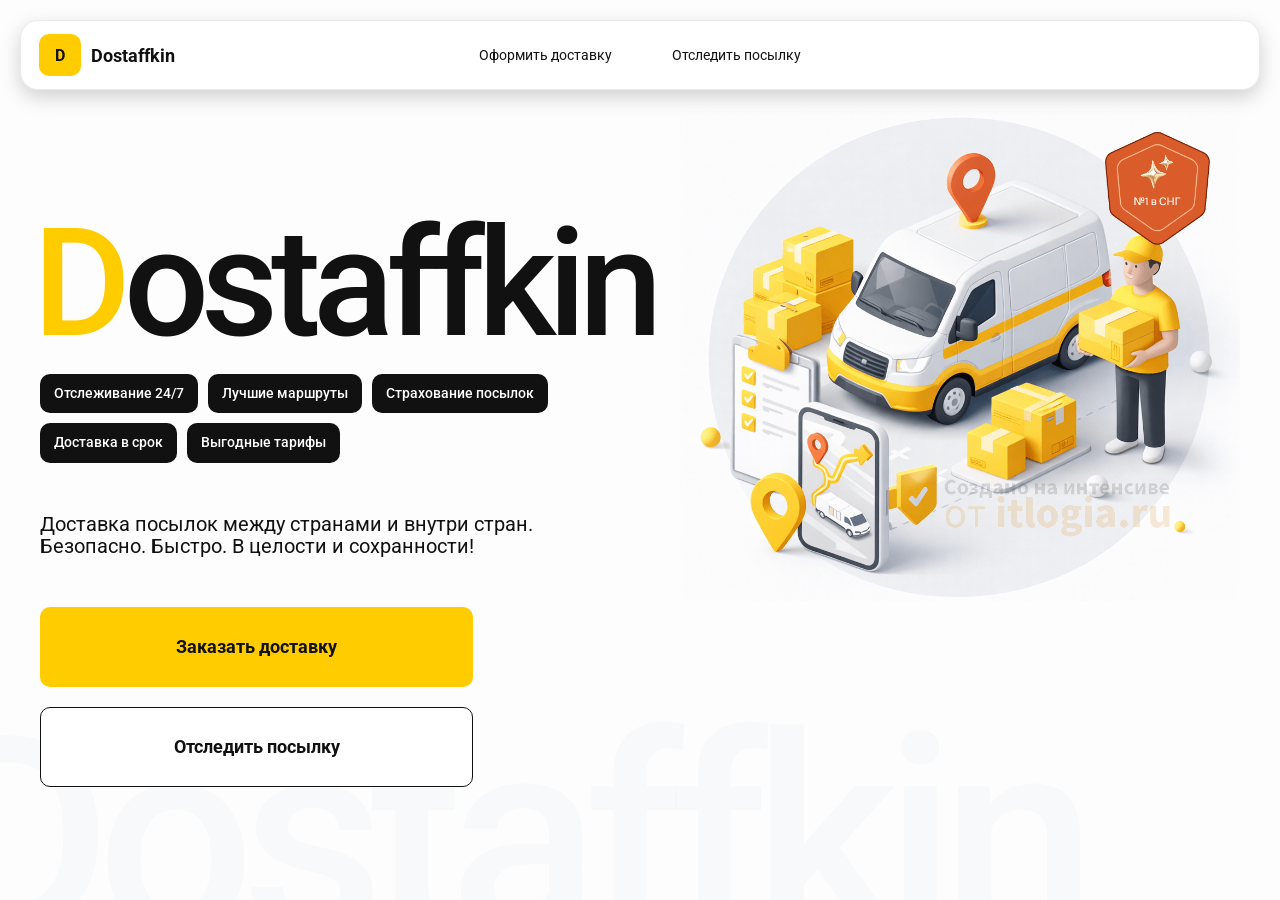
<file: index.html>
<!doctype html>
<html lang="ru">
  <head>
    <meta charset="utf-8" />
    <meta
      name="viewport"
      content="width=device-width,initial-scale=1,maximum-scale=1,user-scalable=0"
    />

    <title>
      Dostaffkin — Доставка посылок между странами и внутри стран. Безопасно.
      Быстро. В целости и сохранности!
    </title>

    <link href="styles/base.css" rel="stylesheet" />
    <link href="styles/base_adaptive.css" rel="stylesheet" />
    <link href="styles/index.css" rel="stylesheet" />
    <link href="styles/index_adaptive.css" rel="stylesheet" />
  </head>

  <body>
    <div class="container">
      <header class="header">
        <a class="header-brand" href="#">
          <div class="header-logo">D</div>
          <div class="header-title">Dostaffkin</div>
        </a>
        <nav class="header-menu">
          <a class="header-link" href="./order.html"
            >Оформить <span>доставку</span></a
          >
          <a class="header-link" href="./track.html"
            >Отследить <span>посылку</span></a
          >
        </nav>
      </header>
      <main class="main">
        <section class="main-info">
          <div class="main-title"><span>D</span>ostaffkin</div>
          <div class="main-features">
            <div class="main-feature">Отслеживание 24/7</div>
            <div class="main-feature">Лучшие маршруты</div>
            <div class="main-feature">Страхование посылок</div>
            <div class="main-feature">Доставка в срок</div>
            <div class="main-feature">Выгодные тарифы</div>
          </div>
          <div class="main-description">
            Доставка посылок между странами и внутри стран. Безопасно. Быстро. В
            целости и сохранности!
          </div>
          <div class="main-actions">
            <a class="button" type="button" href="./order.html"
              >Заказать доставку</a
            >
            <a class="button button-white" type="button" href="./track.html"
              >Отследить посылку</a
            >
          </div>
        </section>
        <div class="main-title-ghost">Dostaffkin</div>
        <section class="main-image">
          <img src="images/main-image.png" alt="Main image" />
        </section>
      </main>
    </div>
  </body>
</html>
</file>
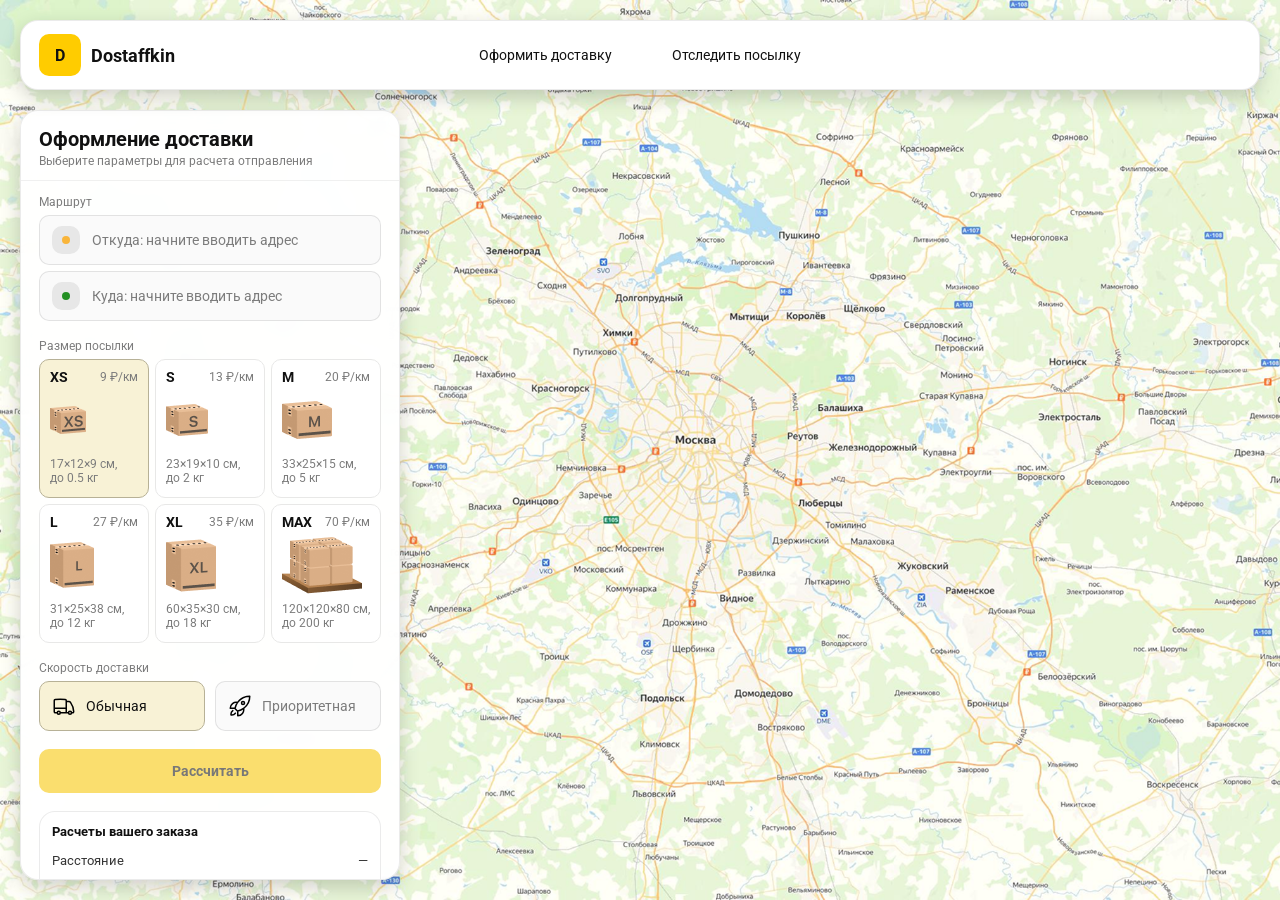
<file: order.html>
<!doctype html>
<html lang="ru">
  <head>
    <meta charset="utf-8" />
    <meta
      name="viewport"
      content="width=device-width,initial-scale=1,maximum-scale=1,user-scalable=0"
    />
    <title>Оформление доставки</title>

    <link rel="stylesheet" href="./styles/base.css" />
    <link rel="stylesheet" href="styles/base_adaptive.css" />

    <link rel="stylesheet" href="styles/order.css" />
    <link rel="stylesheet" href="styles/order_adaptive.css" />
  </head>
  <body>
    <div id="map"></div>
    <header class="header">
      <a class="header-brand" href="./index.html">
        <div class="header-logo">D</div>
        <div class="header-title">Dostaffkin</div>
      </a>
      <nav class="header-menu">
        <a class="header-link" href="#">Оформить <span>доставку</span></a>
        <a class="header-link" href="./track.html"
          >Отследить <span>посылку</span></a
        >
      </nav>
    </header>
    <aside class="main" id="sidebar">
      <div class="main-header">
        <div class="main-title">Оформление доставки</div>
        <div class="main-text">Выберите параметры для расчета отправления</div>
      </div>
      <div class="main-content">
        <div class="main-route">
          <div class="main-block-title">Маршрут</div>
          <div class="main-fields">
            <div class="main-field" id="fromField">
              <div class="main-pin"></div>
              <input
                id="from"
                placeholder="Откуда: начните вводить адрес"
                autocomplete="off"
              />
              <div
                class="main-ac"
                id="fromAc"
                role="listbox"
                aria-label="Подсказки адресов"
              ></div>
            </div>

            <div class="main-field" id="toField">
              <div class="main-pin"></div>
              <input
                id="to"
                placeholder="Куда: начните вводить адрес"
                autocomplete="off"
              />
              <div
                class="main-ac"
                id="toAc"
                role="listbox"
                aria-label="Подсказки адресов"
              ></div>
            </div>
          </div>
        </div>
        <div class="main-package">
          <div class="main-block-title">Размер посылки</div>

          <div class="main-sizes">
            <div class="main-size-card is-active" data-value="xs">
              <div class="main-size-top">
                <div class="main-size-label">XS</div>
                <div class="main-size-rate">9 ₽/км</div>
              </div>
              <div class="main-size-media">
                <img src="images/sizes/xs.png" alt="Короб XS" />
              </div>
              <div class="main-size-description">
                17×12×9 см,<br />до 0.5 кг
              </div>
            </div>

            <div class="main-size-card" data-value="s">
              <div class="main-size-top">
                <div class="main-size-label">S</div>
                <div class="main-size-rate">13 ₽/км</div>
              </div>
              <div class="main-size-media">
                <img src="images/sizes/s.png" alt="Короб S" />
              </div>
              <div class="main-size-description">23×19×10 см,<br />до 2 кг</div>
            </div>

            <div class="main-size-card" data-value="m">
              <div class="main-size-top">
                <div class="main-size-label">M</div>
                <div class="main-size-rate">20 ₽/км</div>
              </div>
              <div class="main-size-media">
                <img src="images/sizes/m.png" alt="Короб M" />
              </div>
              <div class="main-size-description">33×25×15 см,<br />до 5 кг</div>
            </div>

            <div class="main-size-card" data-value="l">
              <div class="main-size-top">
                <div class="main-size-label">L</div>
                <div class="main-size-rate">27 ₽/км</div>
              </div>
              <div class="main-size-media">
                <img src="images/sizes/l.png" alt="Короб L" />
              </div>
              <div class="main-size-description">
                31×25×38 см,<br />до 12 кг
              </div>
            </div>

            <div class="main-size-card" data-value="xl">
              <div class="main-size-top">
                <div class="main-size-label">XL</div>
                <div class="main-size-rate">35 ₽/км</div>
              </div>
              <div class="main-size-media">
                <img src="images/sizes/xl.png" alt="Короб XL" />
              </div>
              <div class="main-size-description">
                60×35×30 см,<br />до 18 кг
              </div>
            </div>

            <div class="main-size-card" data-value="max">
              <div class="main-size-top">
                <div class="main-size-label">MAX</div>
                <div class="main-size-rate">70 ₽/км</div>
              </div>
              <div class="main-size-media main-size-media-palleta">
                <img src="images/sizes/max.png" alt="Паллета" />
              </div>
              <div class="main-size-description">
                120×120×80 см,<br />до 200 кг
              </div>
            </div>
          </div>
        </div>

        <div class="main-block-info-row">
          <div class="main-block-title speed-title">Скорость доставки</div>
          <div class="order-fields choose-delivery-speed">
            <button
              class="main-field delivery-speed-option btn is-active"
              type="button"
              data-delivery-speed="regular"
              aria-pressed="true"
            >
              <img
                class="delivery-speed-icon"
                src="./images/icons/regular.svg"
                alt=""
                aria-hidden="true"
              />
              <span>Обычная</span>
            </button>
            <button
              class="main-field delivery-speed-option btn"
              type="button"
              data-delivery-speed="priority"
              aria-pressed="false"
            >
              <img
                class="delivery-speed-icon"
                src="./images/icons/fast.svg"
                alt=""
                aria-hidden="true"
              />
              <span>Приоритетная</span>
            </button>
          </div>
        </div>
        <div class="main-calculate-block">
          <button
            id="calc"
            class="button calculate-button"
            type="button"
            disabled
          >
            Рассчитать
          </button>
        </div>
        <div class="main-result" id="result">
          <div class="main-result-title">Расчеты вашего заказа</div>
          <div class="main-result-lines">
            <div class="main-result-line">
              <span>Расстояние</span><span id="distanceValue">—</span>
            </div>
            <div class="main-result-line">
              <span>Доставим через</span><span id="durationValue">—</span>
            </div>
            <div class="main-result-line">
              <span>Тариф</span><span id="rateValue">—</span>
            </div>
          </div>
          <div class="main-price">
            <div class="main-price-label">Итого</div>
            <div class="main-price-value" id="totalValue">—</div>
          </div>
        </div>
        <div class="main-order-box">
          <div class="main-order-form" id="orderForm">
            <div class="main-order-title">Оформление доставки</div>
            <div class="main-block-info-row">
              <div class="main-block-title">Контакты</div>
              <div class="order-fields">
                <div class="main-field">
                  <input
                    id="customerName"
                    placeholder="Ваше имя"
                    autocomplete="off"
                  />
                </div>
                <div class="main-field">
                  <input
                    id="customerPhone"
                    placeholder="Ваш телефон"
                    autocomplete="off"
                    inputmode="tel"
                  />
                </div>
              </div>
            </div>
            <div class="main-block-info-row extra-info">
              <div class="main-block-title">Дополнительная информация</div>
              <div class="main-field textarea">
                <textarea
                  id="comment"
                  placeholder="Детали доставки и комментарии"
                ></textarea>
              </div>
            </div>
            <button
              id="submit"
              class="button main-submit-request"
              type="button"
              disabled
            >
              Отправить заявку
            </button>
          </div>

          <div class="main-order-success" id="orderSuccess">
            <div class="main-success-icon">✓</div>
            <div class="main-success-title">Заявка отправлена!</div>
            <div class="main-success-title">
              Номер отправления – <span id="orderId"></span>
            </div>
            <div class="main-success-subtitle">Мы скоро свяжемся с вами</div>
          </div>
        </div>
      </div>
    </aside>
    <script>
      const deliverySpeedOptions = document.querySelectorAll(
        ".delivery-speed-option",
      );
      const deliverySpeedInput = document.querySelector("#deliverySpeed");

      deliverySpeedOptions.forEach((option) => {
        option.addEventListener("click", () => {
          deliverySpeedOptions.forEach((item) => {
            const isSelected = item === option;
            item.classList.toggle("is-active", isSelected);
            item.setAttribute("aria-pressed", String(isSelected));
          });
          deliverySpeedInput.value = option.dataset.deliverySpeed;
        });
      });
    </script>
  </body>
</html>
</file>
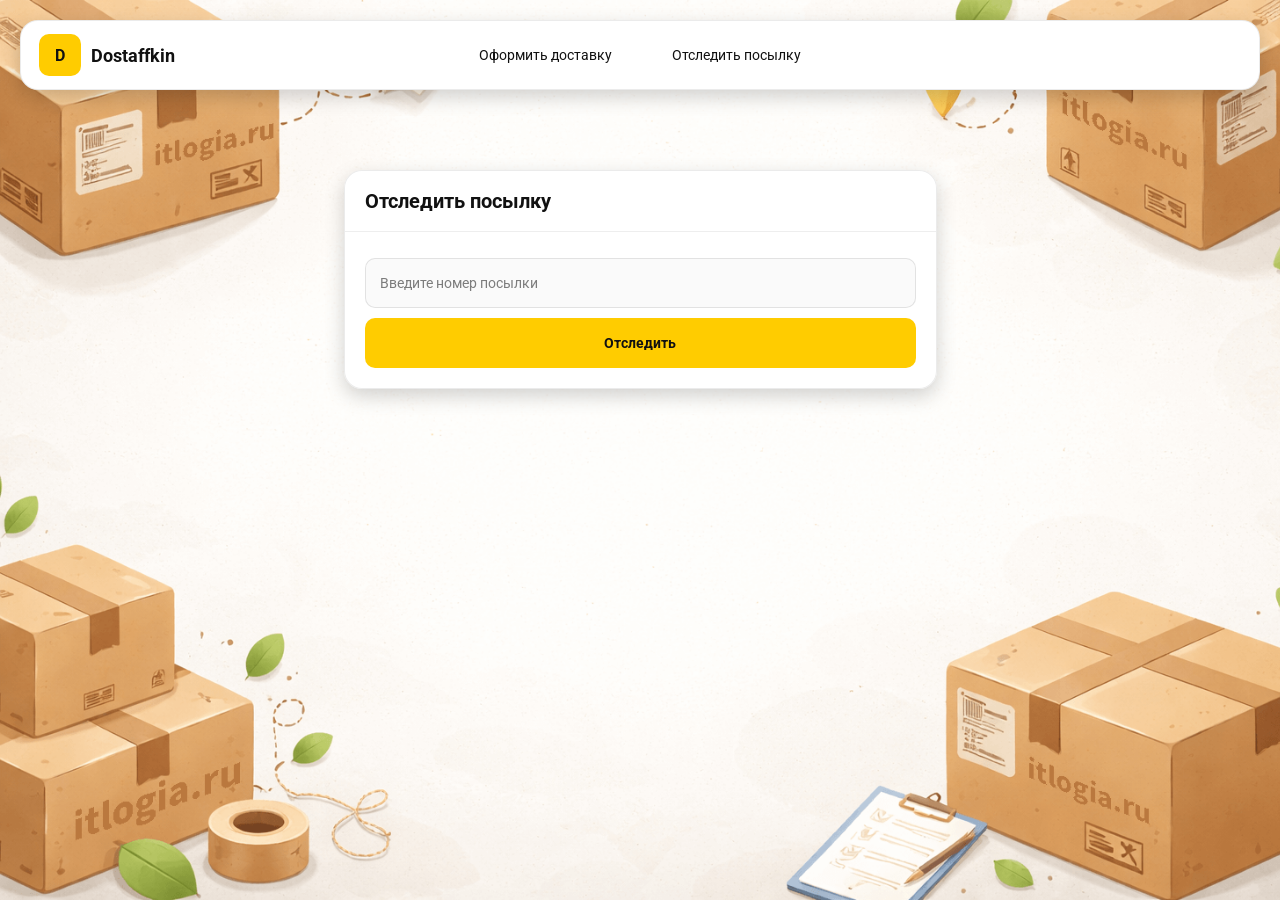
<file: track.html>
<!doctype html>
<html lang="ru">
  <head>
    <meta charset="utf-8" />
    <meta
      name="viewport"
      content="width=device-width,initial-scale=1,maximum-scale=1,user-scalable=0"
    />
    <title>Отследить посылку</title>
    <link rel="stylesheet" href="styles/base.css" />
    <link rel="stylesheet" href="styles/base_adaptive.css" />

    <link rel="stylesheet" href="styles/track.css" />
    <link rel="stylesheet" href="styles/track_adaptive.css" />
  </head>
  <body>
    <div class="container">
      <header class="header">
        <a class="header-brand" href="./index.html">
          <div class="header-logo">D</div>
          <div class="header-title">Dostaffkin</div>
        </a>
        <nav class="header-menu">
          <a class="header-link" href="./order.html"
            >Оформить <span>доставку</span></a
          >
          <a class="header-link" href="#">Отследить <span>посылку</span></a>
        </nav>
      </header>
      <main class="track-content">
        <section class="track-card track-search">
          <div class="track-title">Отследить посылку</div>
          <div class="track-action">
            <div class="main-field track-field">
              <input
                id="trackNumber"
                placeholder="Введите номер посылки"
                autocomplete="off"
              />
            </div>
            <button id="trackButton" class="button track-button" type="button">
              Отследить
            </button>
          </div>
        </section>
        <section class="track-card track-result" id="trackResult">
          <div class="track-result-header">
            <div class="track-id" id="trackIdValue"></div>
            <div class="track-routes">
              <div class="track-route">
                <div class="track-route-pin">
                  <svg
                    xmlns="http://www.w3.org/2000/svg"
                    fill="none"
                    viewBox="0 0 24 24"
                    stroke-width="1.5"
                    stroke="orange"
                    class="size-6"
                  >
                    <path
                      stroke-linecap="round"
                      stroke-linejoin="round"
                      d="M15 10.5a3 3 0 1 1-6 0 3 3 0 0 1 6 0Z"
                    />
                    <path
                      stroke-linecap="round"
                      stroke-linejoin="round"
                      d="M19.5 10.5c0 7.142-7.5 11.25-7.5 11.25S4.5 17.642 4.5 10.5a7.5 7.5 0 1 1 15 0Z"
                    />
                  </svg>
                </div>
                <div class="track-route-address" id="trackFromValue">
                  Откуда: Москва, улица Арбат, 1
                </div>
              </div>
              <div class="track-route track-route-arrow">
                <svg
                  xmlns="http://www.w3.org/2000/svg"
                  fill="none"
                  viewBox="0 0 24 24"
                  stroke-width="1.5"
                  stroke="currentColor"
                  class="size-6"
                >
                  <path
                    stroke-linecap="round"
                    stroke-linejoin="round"
                    d="M19.5 13.5 12 21m0 0-7.5-7.5M12 21V3"
                  />
                </svg>
              </div>
              <div class="track-route">
                <div class="track-route-pin">
                  <svg
                    xmlns="http://www.w3.org/2000/svg"
                    fill="none"
                    viewBox="0 0 24 24"
                    stroke-width="1.5"
                    stroke="green"
                    class="size-6"
                  >
                    <path
                      stroke-linecap="round"
                      stroke-linejoin="round"
                      d="M15 10.5a3 3 0 1 1-6 0 3 3 0 0 1 6 0Z"
                    />
                    <path
                      stroke-linecap="round"
                      stroke-linejoin="round"
                      d="M19.5 10.5c0 7.142-7.5 11.25-7.5 11.25S4.5 17.642 4.5 10.5a7.5 7.5 0 1 1 15 0Z"
                    />
                  </svg>
                </div>
                <div class="track-route-address" id="trackToValue">
                  Куда: Минск, проспект Независимости, 58
                </div>
              </div>
            </div>
          </div>
          <div class="track-info">
            <div class="track-status-title">Статус данной посылки:</div>
            <div class="track-status-list" id="trackStatusList">
              <div class="track-status created">
                <img
                  src="images/icons/created.svg"
                  class="track-status-icon"
                  alt="Created"
                />
                <div class="track-status-text">
                  <div class="track-status-text-state">Создан</div>
                  <div class="track-status-text-date">10.01.2026</div>
                </div>
              </div>

              <div class="track-status in-way">
                <img
                  src="images/icons/in-way.svg"
                  class="track-status-icon"
                  alt="In way"
                />
                <div class="track-status-text">
                  <div class="track-status-text-state">В пути: Москва</div>
                  <div class="track-status-text-date">18.01.2026</div>
                </div>
              </div>

              <div class="track-status ready">
                <img
                  src="images/icons/ready.svg"
                  class="track-status-icon"
                  alt="Ready"
                />
                <div class="track-status-text">
                  <div class="track-status-text-state">Готов к выдаче</div>
                  <div class="track-status-text-date">25.01.2026</div>
                </div>
              </div>

              <div class="track-status done">
                <img
                  src="images/icons/done.svg"
                  class="track-status-icon"
                  alt="Done"
                />
                <div class="track-status-text">
                  <div class="track-status-text-state">Вручен</div>
                  <div class="track-status-text-date">27.01.2026</div>
                </div>
              </div>
            </div>
          </div>
        </section>
      </main>
    </div>
  </body>
</html>
</file>
<file: styles/base.css>
*,
*::before,
*::after {
  box-sizing: border-box;
}
@font-face {
  font-family: "Roboto";
  src: url("../fonts/Roboto-Regular.ttf");
  font-weight: normal;
}

@font-face {
  font-family: "Roboto";
  src: url("../fonts/Roboto-Bold.ttf");
  font-weight: bold;
}

@font-face {
  font-family: "Roboto";
  src: url("../fonts/Roboto-Medium.ttf");
  font-weight: 500;
}
html,
body {
  margin: 0;
  color: #111111;
  font-family: "Roboto", sans-serif;
}

body {
  background: #fdfdfd;
}
.header {
  border-radius: 18px;
  box-shadow: 0 7px 20px 0 #0000002e;
  backdrop-filter: blur(10px);
  background: #ffffff;
  left: 20px;
  border: 1px solid rgba(0, 0, 0, 0.08);
  position: fixed;
  right: 20px;
  top: 20px;
  padding: 14px 18px;
  height: 70px;
  display: flex;
  align-items: center;
  z-index: 6;
}
.header-brand {
  display: flex;
  align-items: center;
  text-decoration: none;
  gap: 10px;
}

.header-logo {
  width: 42px;
  height: 42px;
  border-radius: 10px;
  background: #ffcc00;
  display: grid;
  place-items: center;
  font-weight: bold;
  color: #111;
}

.header-title {
  font-size: 18px;
  font-weight: bold;
  color: #111111;
  text-decoration: none;
}
.header-menu {
  display: flex;
  align-items: center;
  gap: 60px;
  margin: 0;
  position: absolute;
  left: 50%;
  transform: translateX(-50%);
}

.header-link {
  font-size: 14px;
  color: #111111;
  text-decoration: none;
}
.button {
  border: 0;
  outline: none;
  height: 44px;
  border-radius: 10px;
  font-size: 14px;
  font-weight: bold;
  cursor: pointer;
  font-family: inherit;
  transition:
    transform 0.08s ease,
    opacity 0.12s ease;
  background: #ffcc00;
  color: #111111;
  text-align: center;
  text-decoration: none;
}

.button:hover {
  background-color: #e5bc19;
}

.button:disabled {
  cursor: not-allowed;
  background-color: #fade6e;
  color: #787878;
  transform: none;
}

.button.button-white {
  background: #ffffff;
  border: 1px solid #111111;
}

.button.button-white:hover {
  background: rgb(241 241 241);
}

.main-field {
  display: flex;
  align-items: center;
  gap: 10px;
  height: 50px;
  margin-top: 6px;
  padding: 10px 12px;
  position: relative;
  box-sizing: border-box;
  border: 1px solid #1111111a;
  border-radius: 10px;
  background: #fafafa;
}

.main-field input {
  width: 100%;
  border: 0;
  outline: none;
  background: transparent;
  color: #111111;
  font: inherit;
  font-size: 14px;
}

.main-field input::placeholder {
  color: #7c7c7c;
}

.main-field:focus-within {
  border-color: rgba(0, 0, 0, 0.2);
  box-shadow: 0 0 0 4px rgba(255, 204, 0, 0.35);
  background: rgba(255, 255, 255, 0.75);
}
</file>
<file: styles/base_adaptive.css>
@media (max-width: 767px) {
  .header {
    left: 10px;
    right: 10px;
    top: 10px;
  }

  .header-link span {
    display: none;
  }

  .header-menu {
    gap: 20px;
    justify-content: flex-start;
    margin: 0 0 0 30px;
    position: static;
    transform: none;
  }
}

@media (max-width: 420px) {
  .header-title {
    display: none;
  }
}

@media (max-width: 374px) {
  .header-menu {
    gap: 10px;
    margin: 0 0 0 10px;
  }
}
</file>
<file: styles/index.css>
.container {
  overflow: hidden;
  min-height: 100vh;
}
.main {
  padding: 111px 40px 40px;
  position: relative;
  display: flex;
}
.main-info {
  max-width: 840px;
  width: 100%;
  position: relative;
}
.main-title {
  margin-top: 98px;
  font-weight: 500;
  font-size: 200px;
  line-height: 1;
  letter-spacing: -0.05em;
  color: #111111;
  left: -15px;
  position: relative;
}
.main-features {
  margin-top: 15px;
  display: flex;
  flex-wrap: wrap;
  gap: 10px;
}

.main-feature {
  background: #111111;
  color: #ffffff;
  padding: 12px 14px;
  font-weight: 500;
  font-size: 14px;
  line-height: 1.1;
  border-radius: 10px;
}
.main-title span {
  color: #ffcc00;
}
.main-description {
  margin-top: 50px;
  max-width: 500px;
  font-size: 20px;
  line-height: 1.1;
  color: #111111;
}
.main-actions {
  margin-top: 50px;
  display: flex;
  flex-direction: column;
  gap: 20px;
}

.main-actions .button {
  height: 80px;
  width: 433px;
  font-size: 18px;
  font-weight: bold;
  place-items: center;
  display: grid;
}
.main-title-ghost {
  position: absolute;
  z-index: -1;
  left: -70px;
  bottom: -150px;
  font-weight: 500;
  font-size: 278px;
  line-height: 1;
  letter-spacing: -0.05em;
  color: #ecedf04d;
}
.main-image {
  width: 1024px;
  top: 100px;
  z-index: -2;
}

.main-image img {
  width: 100%;
  max-width: 1024px;
  height: auto;
  display: block;
}
</file>
<file: styles/index_adaptive.css>
@media (max-width: 1760px) {
  .main-title {
    font-size: 150px;
    left: -7px;
  }

  .main-info {
    max-width: 640px;
  }
}
@media (max-width: 1200px) {
  .main-info {
    max-width: 540px;
  }

  .main {
    padding: 111px 20px 20px;
  }

  .main-title {
    font-size: 120px;
    left: -4px;
  }

  .main-title-ghost {
    font-size: 220px;
  }
}
@media (max-width: 1024px) {
  .main-title {
    margin-top: 30px;
  }

  .main {
    flex-direction: column-reverse;
  }

  .main-image {
    max-width: 350px;
    position: absolute;
    left: 370px;
    top: 370px;
  }

  .main-info {
    max-width: 100%;
  }

  .main-actions {
    gap: 10px;
  }

  .main-actions .button {
    height: 50px;
    font-size: 14px;
    width: auto;
    max-width: 300px;
  }

  .main-description {
    max-width: 350px;
  }
}
@media (max-width: 570px) {
  .main-title {
    font-size: 88px;
  }

  .main-description {
    max-width: 100%;
  }

  .main-actions {
    width: 100%;
  }

  .main-actions .button {
    width: 100%;
    max-width: 100%;
  }

  .main-image {
    max-width: 650px;
    position: absolute;
    left: 170px;
    top: 70px;
    opacity: 0.2;
  }
}
@media (max-width: 400px) {
  .main-title {
    font-size: 70px;
  }
}
</file>
<file: styles/order.css>
#map {
  background-image: url("../images/order-bg.png");
  background-size: cover;
  position: fixed;
  inset: 0;
}
.main {
  border-radius: 18px;
  box-shadow: 0 7px 20px 0 #0000002e;
  backdrop-filter: blur(10px);
  background: rgba(255, 255, 255, 0.96);
  left: 20px;
  border: 1px solid rgba(0, 0, 0, 0.08);
  position: fixed;
  top: 110px;
  bottom: 20px;
  width: 380px;
  display: flex;
  flex-direction: column;
  overflow: hidden;
  z-index: 5;
}
.main-header {
  padding: 18px 18px 12px 18px;
  border-bottom: 1px solid rgba(0, 0, 0, 0.06);
  display: flex;
  flex-direction: column;
}

.main-title {
  font-size: 20px;
  line-height: 100%;
  font-weight: bold;
}

.main-text {
  font-size: 12px;
  margin-top: 5px;
  color: #7c7c7c;
}
.main-content {
  padding: 14px 18px 18px 18px;
  overflow: auto;
  scrollbar-width: none;
  display: flex;
  flex-direction: column;
  gap: 18px;
  flex: 1;
}
.main-block-title {
  font-size: 12px;
  color: #7c7c7c;
}

.main-route .main-block-title,
.main-package .main-block-title {
  margin-bottom: 6px;
}
.main-field.textarea {
  height: auto;
}

.delivery-speed-icon {
  width: 24px;
  height: 24px;
  flex: 0 0 auto;
}

.delivery-speed-option {
  width: 100%;
  margin: 6px 0 0;
  color: #7c7c7c;
  font: inherit;
  font-size: 14px;
  text-align: left;
  cursor: pointer;
}

.delivery-speed-option.is-active {
  border-color: rgba(0, 0, 0, 0.2);
  background: rgba(255, 255, 255, 0.75);
  box-shadow: 0 0 0 4px rgba(255, 204, 0, 0.35);
  color: #111111;
}

.delivery-speed-option:focus-visible {
  border-color: rgba(0, 0, 0, 0.2);
  box-shadow: 0 0 0 4px rgba(255, 204, 0, 0.35);
}

.main-pin {
  width: 28px;
  height: 28px;
  border-radius: 10px;
  background: rgba(17, 17, 17, 0.08);
  display: grid;
  place-items: center;
  flex: 0 0 auto;
  position: relative;
}

.main-pin::before {
  content: "";
  width: 8px;
  height: 8px;
  border-radius: 999px;
  background: orange;
  opacity: 0.75;
  display: block;
}

.main-field:last-child .main-pin::before {
  background: green;
  opacity: 0.85;
}

textarea {
  width: 100%;
  border: 0;
  outline: none;
  background: transparent;
  color: #111111;
  font: inherit;
  font-size: 14px;
  resize: vertical;
  min-height: 72px;
  padding: 2px 0;
}

.main-field input::placeholder,
textarea::placeholder {
  color: #7c7c7c;
}
.main-sizes {
  display: grid;
  gap: 6px;
  grid-template-columns: repeat(3, 1fr);
}

.main-size-card {
  border: 1px solid #e8e8e7;
  background: #ffffff;
  border-radius: 10px;
  padding: 10px;
  cursor: pointer;
  user-select: none;
  transition:
    transform 0.08s ease,
    border-color 0.12s ease,
    background 0.12s ease;
  min-height: 139px;
}

.main-size-card:hover {
  transform: translateY(-1px);
}

.main-size-card.is-active,
.btn.is-active {
  background-color: #f8f2d6;
  border-color: #b7b196;
}
.btn.is-active {
  box-shadow: none;
}
.main-size-top {
  display: flex;
  align-items: center;
  justify-content: space-between;
}

.main-size-label {
  font-weight: bold;
  font-size: 14px;
  color: #111111;
  line-height: 100%;
}

.main-size-rate {
  font-size: 12px;
  color: #7c7c7c;
  line-height: 100%;
}

.main-size-media {
  margin-top: 8px;
  height: 57px;
}

.main-size-description {
  margin-top: 8px;
  font-size: 12px;
  color: #7c7c7c;
  line-height: 1.2;
}
.calculate-button {
  width: 100%;
}
.main-result {
  border: 1px solid rgba(0, 0, 0, 0.08);
  background: rgba(255, 255, 255, 0.75);
  border-radius: 16px;
  padding: 12px;
  line-height: 1.25;
}

.main-result-title {
  font-weight: bold;
  font-size: 13px;
  color: #111111;
  margin-bottom: 13px;
}

.main-result-lines {
  gap: 8px;
  display: flex;
  flex-direction: column;
}

.main-result-line {
  font-size: 13px;
  color: rgba(17, 17, 17, 0.85);
  display: flex;
  justify-content: space-between;
}

.main-price {
  margin-top: 18px;
  padding-top: 10px;
  border-top: 1px dashed rgba(0, 0, 0, 0.12);
  display: flex;
  align-items: baseline;
  justify-content: space-between;
}

.main-price-label {
  font-size: 12px;
  color: rgba(17, 17, 17, 0.55);
}

.main-price-value {
  font-size: 20px;
  font-weight: bold;
  color: #111111;
  letter-spacing: -0.3px;
}
.main-order-box {
  background: #ffffff;
  border: 1px solid #e8e8e7;
  border-radius: 10px;
  padding: 12px;
}

.main-order-title {
  margin-bottom: 8px;
  font-weight: bold;
  font-size: 14px;
  color: #111111;
}

.main-block-info {
  display: flex;
  flex-direction: column;
  gap: 6px;
}

.order-fields {
  display: grid;
  grid-template-columns: 1fr 1fr;
  column-gap: 10px;
  margin-top: 6px;
}

.main-block-info-row.extra-info {
  display: block;
  margin-top: 13px;
}

.main-submit-request {
  width: 100%;
  margin-top: 6px;
}

.main-order-success {
  display: none;
  text-align: center;
  padding: 22px 12px;
  gap: 12px;
}

.main-order-success.is-visible {
  display: flex;
  flex-direction: column;
  align-items: center;
}

.main-success-icon {
  width: 56px;
  height: 56px;
  border-radius: 50%;
  background: #16a34a;
  color: #ffffff;
  display: grid;
  place-items: center;
  font-size: 30px;
}

.main-success-title {
  font-size: 14px;
  font-weight: bold;
  color: #111111;
}

.main-success-subtitle {
  font-size: 12px;
  color: rgba(17, 17, 17, 0.55);
  line-height: 1.3;
}
.btn {
  margin-top: 0;
}
</file>
<file: styles/order_adaptive.css>
@media (max-width: 767px) {
  .main {
    left: 10px;
    right: 10px;
    top: 50%;
    bottom: 12px;
    width: auto;
    max-width: none;
  }
}

@media (max-width: 420px) {
  .main-sizes {
    grid-template-columns: repeat(2, 1fr);
  }
}
</file>
<file: styles/track.css>
.container {
  background: #f4f4f4 url("../images/track-bg.png");
  background-size: cover;
  min-height: 100vh;
  padding: 170px 0 50px 0;
}
.track-content {
  width: 593px;
  margin: 0 auto;
}
.track-card {
  width: 100%;
  border-radius: 18px;
  box-shadow: 0 7px 20px 0 #0000002e;
  backdrop-filter: blur(10px);
  background: rgba(255, 255, 255, 0.96);
  border: 1px solid rgba(0, 0, 0, 0.08);
}

.track-title {
  font-size: 20px;
  line-height: 100%;
  font-weight: bold;
  border-bottom: 1px solid #eeeeee;
  padding: 20px;
}

.track-action {
  padding: 20px;
}

.track-button {
  width: 100%;
  height: 50px;
}

.track-field {
  margin-bottom: 10px;
}
.track-result {
  margin-top: 5px;
  display: none;
}

.track-result.is-visible {
  display: block;
}

.track-result-header {
  font-weight: bold;
  font-size: 14px;
  color: #111111;
  padding: 20px;
  border-bottom: 1px solid #eeeeee;
}

.track-id {
  margin-bottom: 12px;
  font-size: 20px;
}

.track-routes {
  display: flex;
  flex-direction: column;
  gap: 10px;
  font-weight: normal;
}

.track-route {
  display: flex;
  align-items: center;
  gap: 10px;
}

.track-route-pin {
  width: 24px;
  height: 24px;
  flex-shrink: 0;
}

.track-route-arrow {
  padding: 15px 0;
  width: 24px;
  height: 24px;
}

.track-info {
  padding: 20px;
}

.track-status {
  display: flex;
  align-items: center;
  font-size: 12px;
  gap: 10px;
}

.track-status-title {
  font-size: 14px;
  color: #111111;
  margin-bottom: 20px;
}

.track-status-list {
  display: flex;
  flex-direction: column;
  gap: 15px;
}

.track-status-icon {
  width: 40px;
  height: 40px;
  border-radius: 50%;
  background: rgba(17, 17, 17, 0.08);
  display: grid;
  place-items: center;
  flex: 0 0 auto;
}

.track-status.created .track-status-icon {
  background-color: #f1cb00;
}

.track-status.in-way .track-status-icon {
  background-color: #f08a11;
}

.track-status.ready .track-status-icon {
  background-color: #a35d0a;
}

.track-status.done .track-status-icon {
  background-color: #37c93b;
}

.track-status-text {
  display: flex;
  align-items: center;
  justify-content: space-between;
  color: #111111;
  font-size: 12px;
  flex: 1;
}

.track-status-date {
  color: rgba(17, 17, 17, 0.55);
}
</file>
<file: styles/track_adaptive.css>
@media (max-width: 767px) {
  .container {
    padding: 130px 0 50px 0;
  }

  .track-content {
    width: 100%;
    padding-left: 10px;
    padding-right: 10px;
  }

  .track-result-header {
    padding: 20px;
  }
}
</file>
